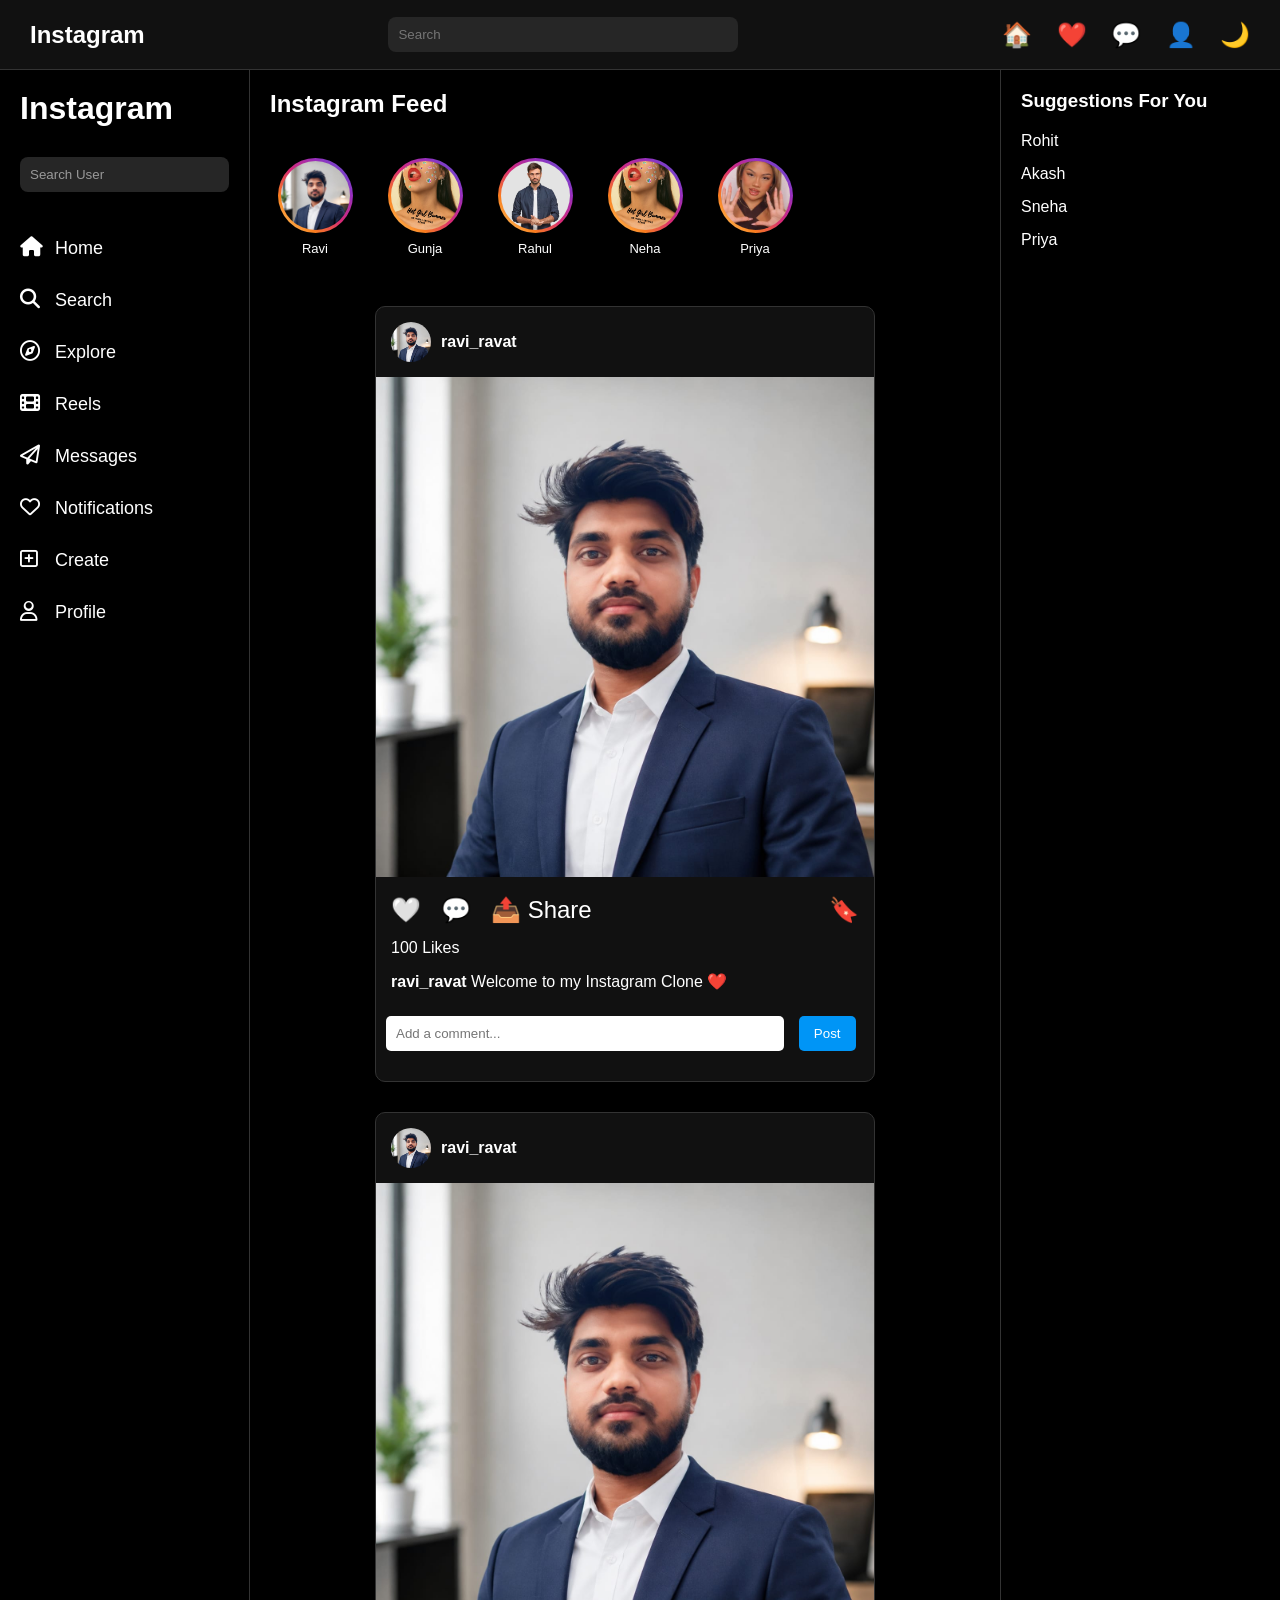
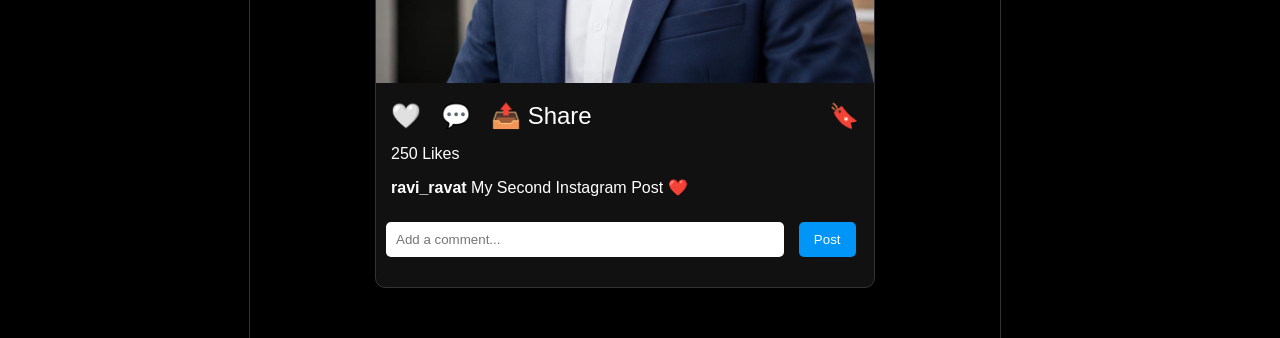
<file: index.html>
<!DOCTYPE html>
<html lang="en">

<head>
    <meta charset="UTF-8">
    <meta name="viewport" content="width=device-width, initial-scale=1.0">
    <title>Instagram Clone</title>

    <link rel="stylesheet" href="https://cdnjs.cloudflare.com/ajax/libs/font-awesome/6.6.0/css/all.min.css">
    <link rel="stylesheet" href="style.css">
</head>

<body>

    <!-- Navbar -->

    <div class="navbar">

        <div class="nav-logo">
            <h2>Instagram</h2>
        </div>

        <div class="nav-search">
            <input type="text" placeholder="Search">
        </div>

       <div class="nav-icons">
            <span>🏠</span>
            <span>❤️</span>
            <span>💬</span>
            <span>👤</span>
            <span id="theme">🌙</span>
        </div>

    </div>

    <div class="container">

        <!-- Sidebar -->

        <div class="sidebar">

            <h1 class="logo">Instagram</h1>

            <div class="search-box">
                <input type="text" id="search" placeholder="Search User">
            </div>

            <ul>
                <li><i class="fa-solid fa-house"></i> Home</li>
                <li><i class="fa-solid fa-magnifying-glass"></i> Search</li>
                <li><i class="fa-regular fa-compass"></i> Explore</li>
                <li><i class="fa-solid fa-film"></i> Reels</li>
                <li><i class="fa-regular fa-paper-plane"></i> Messages</li>
                <li><i class="fa-regular fa-heart"></i> Notifications</li>
                <li><i class="fa-regular fa-square-plus"></i> Create</li>
                <li><i class="fa-regular fa-user"></i> Profile</li>
            </ul>

        </div>

        <!-- Feed -->

        <div class="feed">

            <h2>Instagram Feed</h2>

            <!-- Stories -->

            <div class="story-section">

                <div class="story">
                    <img src="Ravi.jpeg" alt="">
                    <p>Ravi</p>
                </div>

                <div class="story">
                    <img src="Gunja.jpg" alt="">
                    <p>Gunja</p>
                </div>

                <div class="story">
                    <img src="Rahul.jpg" alt="">
                    <p>Rahul</p>
                </div>

                <div class="story">
                    <img src="Gunja.jpg" alt="">
                    <p>Neha</p>
                </div>

                <div class="story">
                    <img src="Priya.jpg" alt="">
                    <p>Priya</p>
                </div>

            </div>

            <!-- =================== POST 1 =================== -->

            <div class="post">

                <div class="post-header">

                    <div class="profile">
                        <img src="Ravi.jpeg" alt="">
                    </div>

                    <h4>ravi_ravat</h4>

                </div>

                <div class="post-image">

                    <img src="Ravi.jpeg" alt="">

                    <div class="heart">❤️</div>

                </div>

                <div class="post-icons">

                    <span class="like">🤍</span>

                    <span class="comment-icon">💬</span>

                    <span class="share-icon">📤 Share</span>

                    <span class="save">🔖</span>

                </div>

                <p class="like-count">100 Likes</p>

                <p><b>ravi_ravat</b> Welcome to my Instagram Clone ❤️</p>

                <input type="text" class="comment-input" placeholder="Add a comment...">

                <button class="comment-btn">Post</button>

                <div class="comments"></div>

            </div>

            <!-- =================== POST 2 =================== -->

            <div class="post">

                <div class="post-header">

                    <div class="profile">
                        <img src="Ravi.jpeg" alt="">
                    </div>

                    <h4>ravi_ravat</h4>

                </div>

                <div class="post-image">

                    <img src="Ravi.jpeg" alt="">

                    <div class="heart">❤️</div>

                </div>

                <div class="post-icons">

                    <span class="like">🤍</span>

                    <span class="comment-icon">💬</span>

                    <span class="share-icon">📤 Share</span>

                    <span class="save">🔖</span>

                </div>

                <p class="like-count">250 Likes</p>

                <p><b>ravi_ravat</b> My Second Instagram Post ❤️</p>

                <input type="text" class="comment-input" placeholder="Add a comment...">

                <button class="comment-btn">Post</button>

                <div class="comments"></div>

            </div>

        </div>

        <!-- Right Sidebar -->

        <div class="right-sidebar">

            <h3>Suggestions For You</h3>

            <p>Rohit</p>
            <p>Akash</p>
            <p>Sneha</p>
            <p>Priya</p>

        </div>

    </div>

    <script src="script.js"></script>

</body>

</html>
</file>
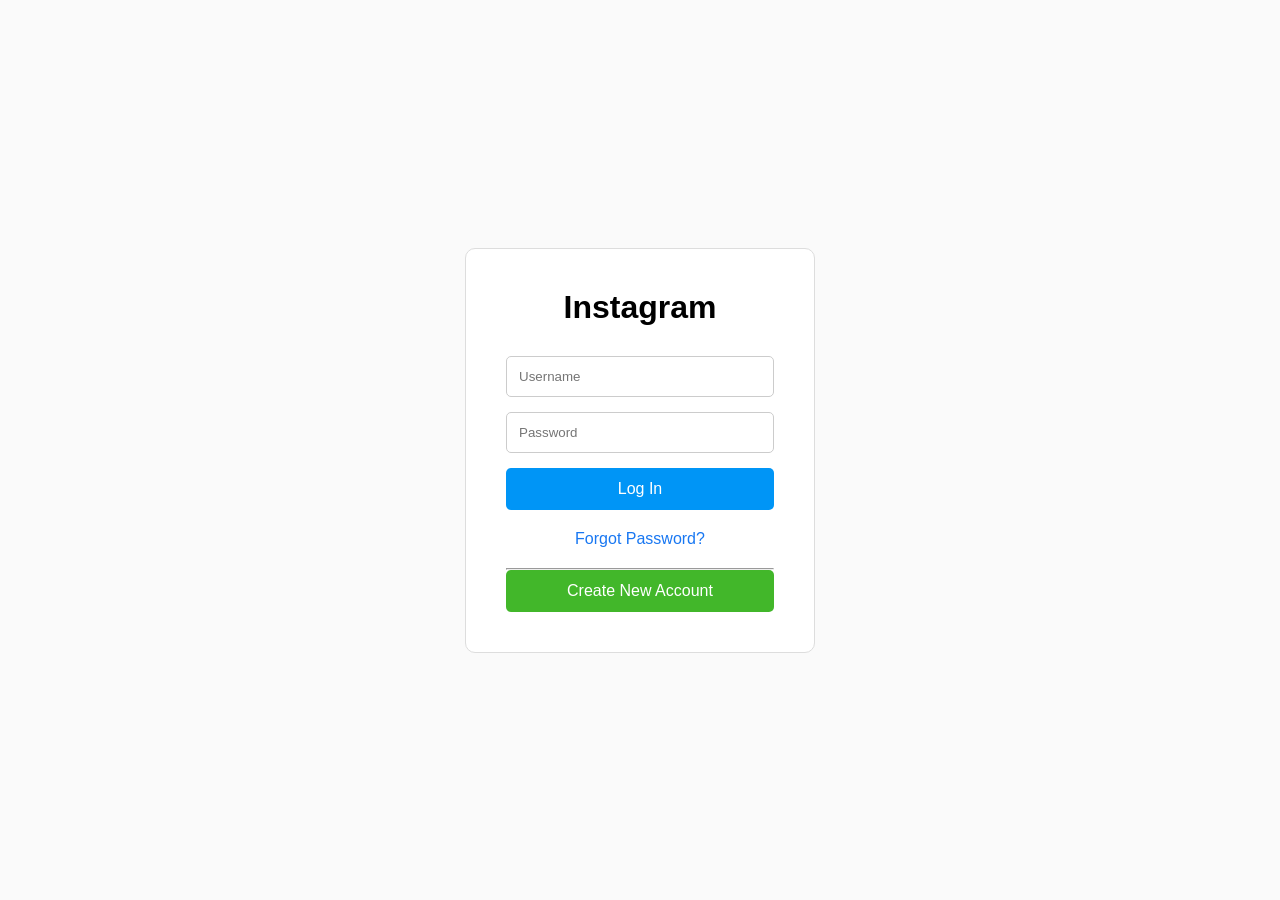
<file: login.html>
<!DOCTYPE html>
<html lang="en">

<head>
    <meta charset="UTF-8">
    <meta name="viewport" content="width=device-width, initial-scale=1.0">
    <title>Instagram Login</title>

    <link rel="stylesheet" href="login.css">
</head>

<body>

    <div class="login-container">

        <div class="login-box">

            <h1>Instagram</h1>

            <input type="text" id="username" placeholder="Username">

            <input type="password" id="password" placeholder="Password">

            <button id="loginBtn">Log In</button>

            <p>Forgot Password?</p>

            <hr>

            <a href="signup.html">
    <button class="signup-btn">
        Create New Account
    </button>
</a>

        </div>

    </div>

    <script src="login.js"></script>

</body>

</html>
</file>
<file: style.css>
*{
    margin:0;
    padding:0;
    box-sizing:border-box;
}

body{
    background:#000;
    color:#fff;
    font-family:Arial,sans-serif;
    transition:0.3s;
}

/* ================= NAVBAR ================= */

.navbar{
    width:100%;
    height:70px;
    background:#111;
    display:flex;
    justify-content:space-between;
    align-items:center;
    padding:0 30px;
    border-bottom:1px solid #333;
    position:sticky;
    top:0;
    z-index:1000;
}

.nav-logo h2{
    color:white;
}

.nav-search input{
    width:350px;
    padding:10px;
    border:none;
    border-radius:8px;
    background:#262626;
    color:white;
    outline:none;
}

.nav-icons span{
    font-size:24px;
    margin-left:20px;
    cursor:pointer;
    transition:.3s;
}

.nav-icons span:hover{
    transform:scale(1.2);
    color:#0095f6;
}

/* ================= CONTAINER ================= */

.container{
    display:flex;
}

/* ================= SIDEBAR ================= */

.sidebar{
    width:250px;
    min-height:100vh;
    border-right:1px solid #333;
    padding:20px;
    position:sticky;
    top:70px;
}

.logo{
    margin-bottom:30px;
}

.search-box{
    margin-bottom:30px;
}

.search-box input{
    width:100%;
    padding:10px;
    border:none;
    border-radius:8px;
    background:#262626;
    color:white;
    outline:none;
}

.search-box input::placeholder{
    color:#999;
}

.sidebar ul{
    list-style:none;
}

.sidebar ul li{
    padding:15px 0;
    font-size:18px;
    cursor:pointer;
    transition:.3s;
}

.sidebar ul li:hover{
    color:#0095f6;
}

.sidebar li i{
    width:30px;
    font-size:20px;
}

/* ================= FEED ================= */

.feed{
    flex:1;
    padding:20px;
}

.feed h2{
    margin-bottom:20px;
}

/* ================= STORIES ================= */

.story-section{
    display:flex;
    gap:20px;
    overflow-x:auto;
    padding:20px 0;
}

.story-section::-webkit-scrollbar{
    display:none;
}

.story{
    display:flex;
    flex-direction:column;
    align-items:center;
    min-width:90px;
    cursor:pointer;
    transition:.3s;
}

.story:hover{
    transform:scale(1.08);
}

.story img{
    width:75px;
    height:75px;
    border-radius:50%;
    padding:3px;
    background:linear-gradient(45deg,#feda75,#fa7e1e,#d62976,#962fbf,#4f5bd5);
    object-fit:cover;
}

.story p{
    margin-top:8px;
    font-size:13px;
}

/* ================= POST ================= */

.post{
    width:500px;
    margin:30px auto;
    background:#111;
    border:1px solid #333;
    border-radius:10px;
    overflow:hidden;
    box-shadow:0 0 10px rgba(0,0,0,0.5);
}

.post-header{
    display:flex;
    align-items:center;
    gap:10px;
    padding:15px;
}

.profile{
    width:40px;
    height:40px;
}

.profile img{
    width:100%;
    height:100%;
    border-radius:50%;
    object-fit:cover;
}

.post-image{
    position:relative;
    overflow:hidden;
}

.post-image img{
    width:100%;
    height:500px;
    object-fit:cover;
}

.post-icons{
    display:flex;
    align-items:center;
    gap:20px;
    padding:15px;
    font-size:24px;
}

.post-icons span{
    cursor:pointer;
    transition:.3s;
}

.post-icons span:hover{
    transform:scale(1.2);
}

.save{
    margin-left:auto;
}

.post p{
    padding:0 15px 15px;
}

/* ================= COMMENT ================= */

.comment-input{
    width:80%;
    margin:10px;
    padding:10px;
    border:none;
    outline:none;
    border-radius:5px;
}

.comment-btn{
    padding:10px 15px;
    border:none;
    border-radius:5px;
    background:#0095f6;
    color:#fff;
    cursor:pointer;
}

.comment-btn:hover{
    background:#1877f2;
}

.comments{
    padding:10px;
}

.comments p{
    margin:5px 0;
}

/* ================= HEART ANIMATION ================= */

.heart{
    position:absolute;
    top:50%;
    left:50%;
    transform:translate(-50%,-50%) scale(0);
    font-size:90px;
    opacity:0;
    pointer-events:none;
    transition:.3s;
}

.heart.show{
    transform:translate(-50%,-50%) scale(1);
    opacity:1;
}

/* ================= SHARE ================= */

.share-icon{
    cursor:pointer;
}

.share-icon:hover{
    color:#0095f6;
}

/* ================= RIGHT SIDEBAR ================= */

.right-sidebar{
    width:280px;
    border-left:1px solid #333;
    padding:20px;
}

.right-sidebar h3{
    margin-bottom:20px;
}

.right-sidebar p{
    margin:15px 0;
    cursor:pointer;
}

.right-sidebar p:hover{
    color:#0095f6;
}

/* ================= LIGHT MODE ================= */

.light-mode{
    background:#fff;
    color:#000;
}

.light-mode .navbar{
    background:#fff;
    border-bottom:1px solid #ddd;
}

.light-mode .nav-logo h2{
    color:#000;
}

.light-mode .sidebar{
    border-right:1px solid #ddd;
}

.light-mode .right-sidebar{
    border-left:1px solid #ddd;
}

.light-mode .post{
    background:#fff;
    color:#000;
    border:1px solid #ddd;
}

.light-mode .search-box input,
.light-mode .nav-search input{
    background:#f2f2f2;
    color:#000;
}

.light-mode .comment-input{
    background:#f5f5f5;
    color:#000;
}

/* ================= RESPONSIVE ================= */

@media(max-width:768px){

.sidebar{
    display:none;
}

.right-sidebar{
    display:none;
}

.feed{
    width:100%;
    padding:10px;
}

.post{
    width:100%;
}

.nav-search input{
    width:150px;
}

.navbar{
    padding:0 15px;
}

.nav-icons span{
    margin-left:10px;
}

}
</file>
<file: login.css>
*{
    margin:0;
    padding:0;
    box-sizing:border-box;
    font-family:Arial,sans-serif;
}

body{
    background:#fafafa;
    display:flex;
    justify-content:center;
    align-items:center;
    height:100vh;
}

.login-container{
    width:100%;
    display:flex;
    justify-content:center;
    align-items:center;
}

.login-box{
    width:350px;
    background:#fff;
    border:1px solid #ddd;
    padding:40px;
    border-radius:10px;
    text-align:center;
}

.login-box h1{
    margin-bottom:30px;
}

input{
    width:100%;
    padding:12px;
    margin-bottom:15px;
    border:1px solid #ccc;
    border-radius:5px;
}

button{
    width:100%;
    padding:12px;
    border:none;
    background:#0095f6;
    color:white;
    border-radius:5px;
    cursor:pointer;
    font-size:16px;
}

.signup-btn{
    background:#42b72a;
}

p{
    margin:20px 0;
    color:#1877f2;
    cursor:pointer;
}
</file>
